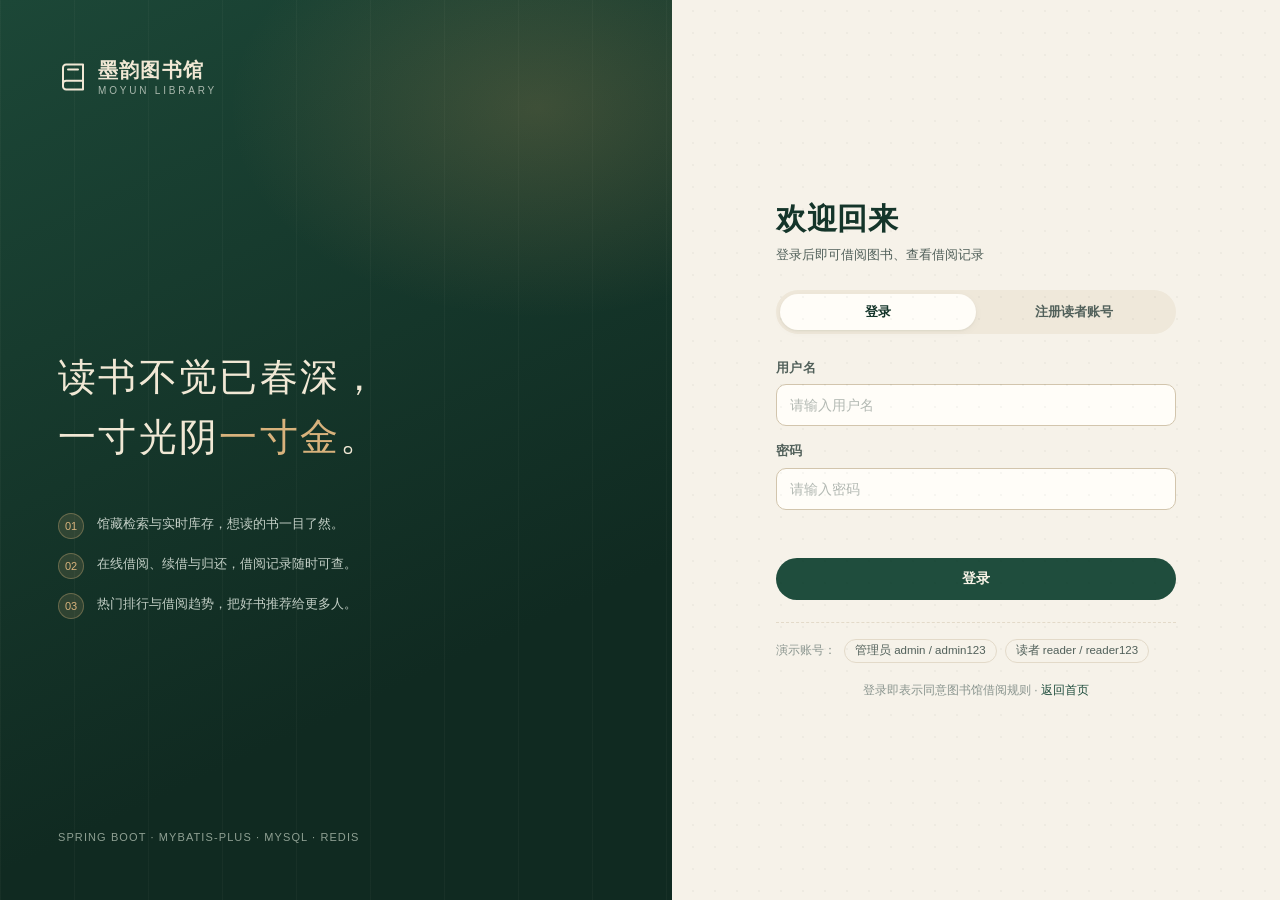
<file: src/main/resources/static/admin.html>
<!DOCTYPE html>
<html lang="zh-CN">
<head>
  <meta charset="UTF-8">
  <meta name="viewport" content="width=device-width, initial-scale=1.0">
  <title>管理后台 · 墨韵图书馆</title>
  <link rel="icon" href="favicon.svg" type="image/svg+xml">
  <link rel="stylesheet" href="css/style.css">
</head>
<body>
  <div class="admin-shell">
    <aside class="sidebar" id="sidebar">
      <a class="brand" href="index.html">
        <svg viewBox="0 0 24 24" fill="none" stroke="currentColor" stroke-width="1.6" stroke-linecap="round" stroke-linejoin="round"><path d="M4 4.5A2.5 2.5 0 0 1 6.5 2H20v20H6.5A2.5 2.5 0 0 1 4 19.5v-15Z"/><path d="M4 17.5A2.5 2.5 0 0 1 6.5 15H20"/><path d="M8 6h8"/></svg>
        <span>墨韵后台<small>LIBRARY ADMIN</small></span>
      </a>

      <div class="side-label">工作台</div>
      <button class="side-link active" type="button" data-panel="dashboard">
        <svg viewBox="0 0 24 24" fill="none" stroke="currentColor" stroke-width="1.7" stroke-linecap="round" stroke-linejoin="round"><rect x="3" y="3" width="7" height="7" rx="1.4"/><rect x="14" y="3" width="7" height="7" rx="1.4"/><rect x="3" y="14" width="7" height="7" rx="1.4"/><rect x="14" y="14" width="7" height="7" rx="1.4"/></svg>
        <span>数据概览</span>
      </button>

      <div class="side-label">馆藏管理</div>
      <button class="side-link" type="button" data-panel="books">
        <svg viewBox="0 0 24 24" fill="none" stroke="currentColor" stroke-width="1.7" stroke-linecap="round" stroke-linejoin="round"><path d="M4 4.5A2.5 2.5 0 0 1 6.5 2H20v20H6.5A2.5 2.5 0 0 1 4 19.5v-15Z"/><path d="M4 17.5A2.5 2.5 0 0 1 6.5 15H20"/></svg>
        <span>图书管理</span>
      </button>
      <button class="side-link" type="button" data-panel="categories">
        <svg viewBox="0 0 24 24" fill="none" stroke="currentColor" stroke-width="1.7" stroke-linecap="round" stroke-linejoin="round"><path d="M3 6.5 12 3l9 3.5-9 3.5-9-3.5Z"/><path d="m3 12 9 3.5 9-3.5M3 17.5 12 21l9-3.5"/></svg>
        <span>分类管理</span>
      </button>

      <div class="side-label">业务管理</div>
      <button class="side-link" type="button" data-panel="borrows">
        <svg viewBox="0 0 24 24" fill="none" stroke="currentColor" stroke-width="1.7" stroke-linecap="round" stroke-linejoin="round"><path d="M4 7h13l-3-3M20 17H7l3 3"/><path d="M4 7l16 10"/></svg>
        <span>借阅管理</span>
      </button>
      <button class="side-link" type="button" data-panel="users">
        <svg viewBox="0 0 24 24" fill="none" stroke="currentColor" stroke-width="1.7" stroke-linecap="round" stroke-linejoin="round"><circle cx="9" cy="8" r="3.4"/><path d="M2.8 20a6.2 6.2 0 0 1 12.4 0"/><path d="M16 5.5a3.4 3.4 0 0 1 0 6.6M18 20a6.2 6.2 0 0 0-2.2-4.8"/></svg>
        <span>读者管理</span>
      </button>

      <div class="sidebar-bottom">
        <a class="side-link" href="index.html">
          <svg viewBox="0 0 24 24" fill="none" stroke="currentColor" stroke-width="1.7" stroke-linecap="round" stroke-linejoin="round"><path d="M3 11.5 12 4l9 7.5"/><path d="M5.5 10v10h13V10"/></svg>
          <span>返回前台</span>
        </a>
        <div class="sidebar-user">
          <div class="avatar admin" id="sideAvatar">管</div>
          <div style="flex:1;min-width:0">
            <div class="u-name" id="sideName">管理员</div>
            <div class="u-role">ADMINISTRATOR</div>
          </div>
          <button class="icon-btn" type="button" id="sideLogout" title="退出登录" style="background:transparent;border-color:rgba(255,255,255,.16);color:#c9d6cb">
            <svg viewBox="0 0 24 24" width="15" height="15" fill="none" stroke="currentColor" stroke-width="1.7" stroke-linecap="round" stroke-linejoin="round"><path d="M9 21H5a2 2 0 0 1-2-2V5a2 2 0 0 1 2-2h4"/><path d="m16 17 5-5-5-5M21 12H9"/></svg>
          </button>
        </div>
      </div>
    </aside>

    <main class="admin-main">
      <div class="admin-head">
        <div style="display:flex;align-items:center;gap:12px">
          <button class="icon-btn sidebar-toggle" type="button" id="sidebarToggle" style="display:none">
            <svg viewBox="0 0 24 24" width="17" height="17" fill="none" stroke="currentColor" stroke-width="1.8" stroke-linecap="round"><path d="M4 7h16M4 12h16M4 17h16"/></svg>
          </button>
          <div>
            <h1 id="panelTitle">数据概览</h1>
            <p id="panelSub">图书馆运行状况一目了然</p>
          </div>
        </div>
        <div style="display:flex;align-items:center;gap:12px">
          <span class="badge green plain" id="todayBadge">—</span>
          <button class="btn btn-ghost btn-sm" type="button" id="refreshBtn">刷新数据</button>
        </div>
      </div>

      <!-- 概览 -->
      <section class="admin-panel active" id="panel-dashboard">
        <div class="stats-grid" id="dashStats">
          <div class="stat-card"><div class="stat-label">馆藏图书</div><div class="stat-value skeleton" style="height:44px;width:76px"></div></div>
          <div class="stat-card blue"><div class="stat-label">当前在借</div><div class="stat-value skeleton" style="height:44px;width:76px"></div></div>
          <div class="stat-card red"><div class="stat-label">逾期未还</div><div class="stat-value skeleton" style="height:44px;width:76px"></div></div>
          <div class="stat-card bronze"><div class="stat-label">注册读者</div><div class="stat-value skeleton" style="height:44px;width:76px"></div></div>
        </div>

        <div class="dash-grid">
          <div class="card card-pad">
            <div style="display:flex;align-items:center;justify-content:space-between;margin-bottom:6px">
              <div><h3 style="font-size:16px">近 7 日借阅趋势</h3><p class="muted" style="font-size:12px">每日新增借阅册数</p></div>
              <span class="badge bronze plain" id="trendTotal">—</span>
            </div>
            <div class="chart" id="trendChart"></div>
          </div>
          <div class="card card-pad">
            <h3 style="font-size:16px">分类馆藏分布</h3>
            <p class="muted" style="font-size:12px;margin-bottom:16px">各分类在架图书种类</p>
            <div class="cat-stat" id="catStats"></div>
          </div>
        </div>

        <div class="card" style="margin-top:20px">
          <div class="card-pad" style="padding-bottom:6px;display:flex;justify-content:space-between;align-items:center">
            <div><h3 style="font-size:16px">热门借阅 Top 10</h3><p class="muted" style="font-size:12px">Redis 排行榜实时统计</p></div>
            <span class="badge green plain">ZSET 排行</span>
          </div>
          <div class="rank-list" id="dashHot"></div>
        </div>
      </section>

      <!-- 图书管理 -->
      <section class="admin-panel" id="panel-books">
        <div class="card admin-table-card">
          <div class="table-toolbar">
            <div class="searchbar">
              <svg viewBox="0 0 24 24" fill="none" stroke="currentColor" stroke-width="1.8" stroke-linecap="round"><circle cx="11" cy="11" r="7"/><path d="m20 20-3.2-3.2"/></svg>
              <input class="input" id="bookKeyword" placeholder="搜索书名 / 作者 / ISBN">
            </div>
            <select class="select" id="bookCategory" style="width:auto"><option value="">全部分类</option></select>
            <select class="select" id="bookStatus" style="width:auto">
              <option value="">全部状态</option>
              <option value="1">在架</option>
              <option value="0">已下架</option>
            </select>
            <div class="spacer"></div>
            <button class="btn btn-sm" type="button" id="addBookBtn">新增图书</button>
          </div>
          <div class="table-wrap">
            <table class="table">
              <thead><tr><th>图书</th><th>分类</th><th>库存</th><th>借阅次数</th><th>馆藏位置</th><th>状态</th><th class="right">操作</th></tr></thead>
              <tbody id="bookRows"></tbody>
            </table>
          </div>
          <div class="admin-foot"><div class="pagination" id="bookPagination"></div></div>
        </div>
      </section>

      <!-- 分类管理 -->
      <section class="admin-panel" id="panel-categories">
        <div class="card admin-table-card">
          <div class="table-toolbar">
            <div><h3 style="font-size:16px">图书分类</h3><p class="muted" style="font-size:12px">分类下仍有图书时不可删除</p></div>
            <div class="spacer"></div>
            <button class="btn btn-sm" type="button" id="addCategoryBtn">新增分类</button>
          </div>
          <div class="table-wrap">
            <table class="table">
              <thead><tr><th>分类名称</th><th>排序</th><th>图书数量</th><th>说明</th><th class="right">操作</th></tr></thead>
              <tbody id="categoryRows"></tbody>
            </table>
          </div>
        </div>
      </section>

      <!-- 借阅管理 -->
      <section class="admin-panel" id="panel-borrows">
        <div class="card admin-table-card">
          <div class="table-toolbar">
            <div class="searchbar">
              <svg viewBox="0 0 24 24" fill="none" stroke="currentColor" stroke-width="1.8" stroke-linecap="round"><circle cx="11" cy="11" r="7"/><path d="m20 20-3.2-3.2"/></svg>
              <input class="input" id="borrowKeyword" placeholder="搜索读者 / 书名 / ISBN">
            </div>
            <select class="select" id="borrowStatus" style="width:auto">
              <option value="">全部记录</option>
              <option value="0">借阅中</option>
              <option value="2">已逾期</option>
              <option value="1">已归还</option>
            </select>
            <div class="spacer"></div>
            <span class="badge bronze plain" id="borrowTotal">—</span>
          </div>
          <div class="table-wrap">
            <table class="table">
              <thead><tr><th>读者</th><th>图书</th><th>借出时间</th><th>应还时间</th><th>续借</th><th>状态</th><th class="right">操作</th></tr></thead>
              <tbody id="borrowRows"></tbody>
            </table>
          </div>
          <div class="admin-foot"><div class="pagination" id="borrowPagination"></div></div>
        </div>
      </section>

      <!-- 读者管理 -->
      <section class="admin-panel" id="panel-users">
        <div class="card admin-table-card">
          <div class="table-toolbar">
            <div class="searchbar">
              <svg viewBox="0 0 24 24" fill="none" stroke="currentColor" stroke-width="1.8" stroke-linecap="round"><circle cx="11" cy="11" r="7"/><path d="m20 20-3.2-3.2"/></svg>
              <input class="input" id="userKeyword" placeholder="搜索用户名 / 昵称">
            </div>
            <select class="select" id="userRole" style="width:auto">
              <option value="">全部角色</option>
              <option value="READER">读者</option>
              <option value="ADMIN">管理员</option>
            </select>
            <select class="select" id="userStatus" style="width:auto">
              <option value="">全部状态</option>
              <option value="1">正常</option>
              <option value="0">已禁用</option>
            </select>
            <div class="spacer"></div>
            <span class="badge green plain" id="userTotal">—</span>
          </div>
          <div class="table-wrap">
            <table class="table">
              <thead><tr><th>用户</th><th>角色</th><th>手机号</th><th>在借 / 逾期</th><th>状态</th><th>注册时间</th><th class="right">操作</th></tr></thead>
              <tbody id="userRows"></tbody>
            </table>
          </div>
          <div class="admin-foot"><div class="pagination" id="userPagination"></div></div>
        </div>
      </section>
    </main>
  </div>

  <!-- 图书表单 -->
  <div class="modal-mask" id="bookModal">
    <div class="modal wide">
      <div class="modal-head"><h3 id="bookModalTitle">新增图书</h3><button class="modal-close" type="button" data-close>✕</button></div>
      <form id="bookForm">
        <div class="modal-body">
          <div class="form-grid">
            <div class="field full"><label for="fTitle">书名 <span class="req">*</span></label><input class="input" id="fTitle" maxlength="80" required></div>
            <div class="field"><label for="fIsbn">ISBN <span class="req">*</span></label><input class="input" id="fIsbn" maxlength="20" placeholder="10-20 位数字 / X / 连字符" required></div>
            <div class="field"><label for="fAuthor">作者 <span class="req">*</span></label><input class="input" id="fAuthor" maxlength="60" required></div>
            <div class="field"><label for="fPublisher">出版社</label><input class="input" id="fPublisher" maxlength="60"></div>
            <div class="field"><label for="fCategory">分类 <span class="req">*</span></label><select class="select" id="fCategory" required></select></div>
            <div class="field"><label for="fTotal">馆藏册数 <span class="req">*</span></label><input class="input" id="fTotal" type="number" min="1" max="999" required></div>
            <div class="field"><label for="fLocation">馆藏位置</label><input class="input" id="fLocation" maxlength="40" placeholder="如 A区-02排-03架"></div>
            <div class="field"><label for="fStatus">上架状态</label>
              <select class="select" id="fStatus"><option value="1">在架可借</option><option value="0">下架</option></select>
            </div>
            <div class="field full"><label for="fDesc">图书简介</label><textarea class="textarea" id="fDesc" maxlength="1000" placeholder="一句话介绍这本书…"></textarea></div>
          </div>
          <div class="form-error" id="bookError"></div>
        </div>
        <div class="modal-foot">
          <button class="btn btn-ghost" type="button" data-close>取消</button>
          <button class="btn" type="submit" id="saveBookBtn">保存图书</button>
        </div>
      </form>
    </div>
  </div>

  <!-- 分类表单 -->
  <div class="modal-mask" id="categoryModal">
    <div class="modal">
      <div class="modal-head"><h3 id="categoryModalTitle">新增分类</h3><button class="modal-close" type="button" data-close>✕</button></div>
      <form id="categoryForm">
        <div class="modal-body">
          <div class="field" style="margin-bottom:14px"><label for="cName">分类名称 <span class="req">*</span></label><input class="input" id="cName" maxlength="20" required></div>
          <div class="field" style="margin-bottom:14px"><label for="cSort">排序值</label><input class="input" id="cSort" type="number" min="0" max="9999" value="0"><div class="form-hint">数值越小越靠前</div></div>
          <div class="field"><label for="cDesc">分类说明</label><textarea class="textarea" id="cDesc" maxlength="200"></textarea></div>
          <div class="form-error" id="categoryError"></div>
        </div>
        <div class="modal-foot">
          <button class="btn btn-ghost" type="button" data-close>取消</button>
          <button class="btn" type="submit" id="saveCategoryBtn">保存分类</button>
        </div>
      </form>
    </div>
  </div>

  <!-- 重置密码 -->
  <div class="modal-mask" id="resetPasswordModal">
    <div class="modal">
      <div class="modal-head"><h3>重置读者密码</h3><button class="modal-close" type="button" data-close>✕</button></div>
      <form id="resetPasswordForm">
        <div class="modal-body">
          <p class="muted" style="font-size:13px;margin-bottom:14px">正在为 <b id="resetTargetName" style="color:var(--ink)">—</b> 设置新密码，重置后该账号的登录状态会立即失效。</p>
          <div class="field"><label for="rNewPassword">新密码 <span class="req">*</span></label><input class="input" id="rNewPassword" type="password" placeholder="6-20 位" autocomplete="new-password" required></div>
          <div class="form-error" id="resetError"></div>
        </div>
        <div class="modal-foot">
          <button class="btn btn-ghost" type="button" data-close>取消</button>
          <button class="btn" type="submit" id="resetPasswordBtn">确认重置</button>
        </div>
      </form>
    </div>
  </div>

  <script src="js/common.js"></script>
  <script src="js/admin.js"></script>
</body>
</html>
</file>
<file: src/main/resources/static/css/style.css>
/* ============================================================
   墨韵图书馆 · 设计系统
   ============================================================ */
:root {
  --paper: #f6f2e9;
  --paper-2: #efe8da;
  --paper-3: #e7ded0;
  --white: #fffdf8;
  --ink: #1d2b26;
  --ink-soft: #51605a;
  --ink-faint: #8a958f;
  --green: #1f4d3d;
  --green-deep: #14352a;
  --green-soft: #e3ede7;
  --bronze: #ad7a3c;
  --bronze-soft: #f4e8d4;
  --red: #b1463b;
  --red-soft: #f8e5e1;
  --blue: #3b5f7a;
  --blue-soft: #e5edf3;
  --line: #e3dac9;
  --line-strong: #d2c5ad;
  --shadow-sm: 0 1px 2px rgba(29, 43, 38, .06), 0 2px 8px rgba(29, 43, 38, .04);
  --shadow-md: 0 8px 24px rgba(29, 43, 38, .08), 0 2px 6px rgba(29, 43, 38, .05);
  --shadow-lg: 0 24px 60px rgba(29, 43, 38, .16);
  --radius: 14px;
  --radius-sm: 10px;
  --radius-lg: 22px;
  --nav-h: 68px;
  --font-serif: "Noto Serif SC", "Songti SC", "STSong", "SimSun", Georgia, serif;
  --font-sans: "PingFang SC", "Microsoft YaHei", "Segoe UI", "Helvetica Neue", Arial, sans-serif;
}

* { box-sizing: border-box; }
html { scroll-behavior: smooth; }
body {
  margin: 0;
  background: var(--paper);
  color: var(--ink);
  font-family: var(--font-sans);
  font-size: 14px;
  line-height: 1.65;
  -webkit-font-smoothing: antialiased;
}
body.modal-open { overflow: hidden; }
a { color: inherit; text-decoration: none; }
button, input, select, textarea { font-family: inherit; font-size: inherit; color: inherit; }
button { cursor: pointer; }
h1, h2, h3, h4 { font-family: var(--font-serif); font-weight: 700; letter-spacing: .02em; margin: 0; line-height: 1.3; }
p { margin: 0; }
::selection { background: var(--green); color: #fff; }

/* 背景纹理 */
body::before {
  content: "";
  position: fixed; inset: 0;
  pointer-events: none;
  background-image: radial-gradient(rgba(29, 43, 38, .035) 1px, transparent 1px);
  background-size: 22px 22px;
  z-index: 0;
}
.page { position: relative; z-index: 1; }

/* ============================================================
   导航
   ============================================================ */
.nav {
  position: sticky; top: 0; z-index: 50;
  height: var(--nav-h);
  background: rgba(246, 242, 233, .86);
  backdrop-filter: blur(14px);
  border-bottom: 1px solid var(--line);
}
.nav-inner {
  max-width: 1180px; margin: 0 auto; height: 100%;
  padding: 0 24px;
  display: flex; align-items: center; gap: 34px;
}
.brand { display: flex; align-items: center; gap: 10px; font-family: var(--font-serif); font-size: 20px; font-weight: 700; letter-spacing: .06em; color: var(--green-deep); }
.brand svg { width: 30px; height: 30px; }
.brand small { font-family: var(--font-sans); font-size: 10px; letter-spacing: .28em; color: var(--ink-faint); font-weight: 500; display: block; margin-top: -4px; }
.nav-links { display: flex; align-items: center; gap: 6px; margin-left: 8px; }
.nav-links a {
  padding: 7px 14px; border-radius: 999px; font-size: 14px; color: var(--ink-soft);
  transition: .18s; white-space: nowrap;
}
.nav-links a:hover { color: var(--green); background: var(--green-soft); }
.nav-links a.active { color: var(--green-deep); background: var(--green-soft); font-weight: 600; }
.nav-right { margin-left: auto; display: flex; align-items: center; gap: 10px; }
.user-chip {
  display: flex; align-items: center; gap: 9px;
  padding: 5px 12px 5px 5px; border-radius: 999px;
  border: 1px solid var(--line); background: var(--white);
  transition: .18s; cursor: pointer; position: relative;
}
.user-chip:hover { border-color: var(--line-strong); box-shadow: var(--shadow-sm); }
.avatar {
  width: 30px; height: 30px; border-radius: 50%;
  display: grid; place-items: center;
  background: var(--green); color: #f3ead8;
  font-family: var(--font-serif); font-size: 14px; font-weight: 700;
  flex: none;
}
.avatar.admin { background: var(--bronze); }
.user-chip .u-name { font-size: 13px; font-weight: 600; line-height: 1.1; }
.user-chip .u-role { font-size: 10px; color: var(--ink-faint); letter-spacing: .1em; }
.user-menu {
  position: absolute; top: calc(100% + 10px); right: 0; min-width: 168px;
  background: var(--white); border: 1px solid var(--line); border-radius: 12px;
  box-shadow: var(--shadow-md); padding: 6px; display: none; z-index: 60;
}
.user-menu.show { display: block; }
.user-menu a, .user-menu button {
  display: flex; width: 100%; align-items: center; gap: 8px;
  padding: 9px 11px; border: 0; background: none; border-radius: 8px;
  font-size: 13px; color: var(--ink-soft); text-align: left;
}
.user-menu a:hover, .user-menu button:hover { background: var(--paper-2); color: var(--ink); }
.user-menu .divider { height: 1px; background: var(--line); margin: 5px 4px; }

/* ============================================================
   通用布局
   ============================================================ */
.wrap { max-width: 1180px; margin: 0 auto; padding: 0 24px; }
.section { padding: 64px 0; }
.section-sm { padding: 40px 0; }
.section-head { display: flex; align-items: flex-end; justify-content: space-between; gap: 20px; margin-bottom: 26px; }
.eyebrow {
  display: inline-flex; align-items: center; gap: 8px;
  font-size: 11px; letter-spacing: .28em; text-transform: uppercase;
  color: var(--bronze); font-weight: 700; margin-bottom: 10px;
}
.eyebrow::before { content: ""; width: 22px; height: 1px; background: var(--bronze); }
.section-title { font-size: 30px; color: var(--green-deep); }
.section-sub { color: var(--ink-soft); margin-top: 6px; font-size: 14px; }
.link-more { color: var(--green); font-size: 13px; font-weight: 600; display: inline-flex; align-items: center; gap: 5px; white-space: nowrap; }
.link-more:hover { gap: 9px; }
.muted { color: var(--ink-faint); }
.divider-line { height: 1px; background: var(--line); border: 0; margin: 0; }
.footer {
  border-top: 1px solid var(--line); margin-top: 40px;
  padding: 34px 0 44px; color: var(--ink-faint); font-size: 12px;
}
.footer-inner { display: flex; justify-content: space-between; align-items: center; gap: 20px; flex-wrap: wrap; }
.footer .brand { font-size: 15px; }

/* ============================================================
   按钮
   ============================================================ */
.btn {
  display: inline-flex; align-items: center; justify-content: center; gap: 7px;
  height: 42px; padding: 0 20px; border-radius: 999px;
  border: 1px solid transparent; background: var(--green); color: #f7f2e6;
  font-size: 14px; font-weight: 600; letter-spacing: .02em;
  transition: .18s; white-space: nowrap; user-select: none;
}
.btn:hover { background: var(--green-deep); transform: translateY(-1px); box-shadow: 0 6px 16px rgba(20, 53, 42, .2); }
.btn:active { transform: translateY(0); }
.btn:disabled { opacity: .45; cursor: not-allowed; transform: none; box-shadow: none; }
.btn svg { width: 16px; height: 16px; }
.btn-ghost { background: transparent; border-color: var(--line-strong); color: var(--ink); }
.btn-ghost:hover { background: var(--white); border-color: var(--ink-faint); box-shadow: var(--shadow-sm); }
.btn-light { background: var(--white); color: var(--green-deep); border-color: var(--line); }
.btn-light:hover { background: var(--green-soft); }
.btn-bronze { background: var(--bronze); }
.btn-bronze:hover { background: #93672f; }
.btn-danger { background: var(--red); }
.btn-danger:hover { background: #8f342b; box-shadow: 0 6px 16px rgba(177, 70, 59, .25); }
.btn-danger-ghost { background: transparent; border-color: #e3bdb6; color: var(--red); }
.btn-danger-ghost:hover { background: var(--red-soft); }
.btn-sm { height: 32px; padding: 0 13px; font-size: 12.5px; }
.btn-xs { height: 27px; padding: 0 10px; font-size: 12px; border-radius: 8px; }
.btn-block { width: 100%; }
.btn-group { display: flex; gap: 8px; flex-wrap: wrap; }
.icon-btn {
  width: 34px; height: 34px; display: grid; place-items: center;
  border: 1px solid var(--line); border-radius: 10px; background: var(--white); color: var(--ink-soft);
  transition: .16s;
}
.icon-btn:hover { color: var(--green); border-color: var(--line-strong); }

/* ============================================================
   卡片 / 统计
   ============================================================ */
.card {
  background: var(--white); border: 1px solid var(--line);
  border-radius: var(--radius); box-shadow: var(--shadow-sm);
}
.card-pad { padding: 24px; }
.card-hover { transition: .2s; }
.card-hover:hover { transform: translateY(-3px); box-shadow: var(--shadow-md); border-color: var(--line-strong); }

.stats-grid { display: grid; grid-template-columns: repeat(4, 1fr); gap: 16px; }
.stat-card {
  background: var(--white); border: 1px solid var(--line); border-radius: var(--radius);
  padding: 20px 22px; position: relative; overflow: hidden;
}
.stat-card::after {
  content: ""; position: absolute; right: -26px; bottom: -30px;
  width: 92px; height: 92px; border-radius: 50%; background: var(--green-soft); opacity: .6;
}
.stat-card.bronze::after { background: var(--bronze-soft); }
.stat-card.red::after { background: var(--red-soft); }
.stat-card.blue::after { background: var(--blue-soft); }
.stat-label { font-size: 12px; color: var(--ink-soft); letter-spacing: .06em; display: flex; align-items: center; gap: 7px; }
.stat-value { font-family: var(--font-serif); font-size: 38px; font-weight: 700; color: var(--green-deep); line-height: 1.15; margin-top: 8px; }
.stat-value small { font-size: 14px; font-family: var(--font-sans); color: var(--ink-faint); font-weight: 400; margin-left: 4px; }
.stat-foot { font-size: 11.5px; color: var(--ink-faint); margin-top: 4px; position: relative; z-index: 1; }

/* ============================================================
   徽标 / 标签
   ============================================================ */
.badge {
  display: inline-flex; align-items: center; gap: 5px;
  height: 23px; padding: 0 9px; border-radius: 999px;
  font-size: 11.5px; font-weight: 600; letter-spacing: .02em; white-space: nowrap;
  background: var(--paper-2); color: var(--ink-soft);
}
.badge::before { content: ""; width: 5px; height: 5px; border-radius: 50%; background: currentColor; opacity: .75; }
.badge.green { background: var(--green-soft); color: var(--green); }
.badge.bronze { background: var(--bronze-soft); color: var(--bronze); }
.badge.red { background: var(--red-soft); color: var(--red); }
.badge.blue { background: var(--blue-soft); color: var(--blue); }
.badge.gray { background: #eeebe4; color: var(--ink-faint); }
.badge.plain::before { display: none; }
.tag {
  display: inline-flex; align-items: center; height: 24px; padding: 0 10px;
  border: 1px solid var(--line); border-radius: 999px;
  font-size: 11.5px; color: var(--ink-soft); background: var(--paper);
}

/* ============================================================
   Hero
   ============================================================ */
.hero { position: relative; padding: 66px 0 56px; overflow: hidden; }
.hero::before {
  content: ""; position: absolute; inset: 0;
  background:
    radial-gradient(600px 320px at 82% 18%, rgba(173, 122, 60, .13), transparent 70%),
    radial-gradient(520px 300px at 12% 78%, rgba(31, 77, 61, .1), transparent 70%);
  pointer-events: none;
}
.hero-grid { display: grid; grid-template-columns: 1.15fr .85fr; gap: 54px; align-items: center; position: relative; }
.hero h1 { font-size: clamp(38px, 5vw, 58px); line-height: 1.18; color: var(--green-deep); letter-spacing: .03em; }
.hero h1 em { font-style: normal; color: var(--bronze); position: relative; }
.hero h1 em::after {
  content: ""; position: absolute; left: 2%; right: 2%; bottom: 4px; height: 8px;
  background: var(--bronze-soft); z-index: -1; border-radius: 4px;
}
.hero-desc { margin-top: 20px; color: var(--ink-soft); font-size: 15.5px; max-width: 480px; }
.hero-actions { display: flex; gap: 12px; margin-top: 30px; flex-wrap: wrap; }
.hero-meta { display: flex; gap: 26px; margin-top: 34px; flex-wrap: wrap; }
.hero-meta div { font-size: 12px; color: var(--ink-faint); }
.hero-meta b { display: block; font-family: var(--font-serif); font-size: 20px; color: var(--ink); }

.hero-book {
  position: relative; justify-self: end; width: 100%; max-width: 380px;
  transform: rotate(1.5deg);
}
.hero-book .quote-card {
  background: linear-gradient(160deg, #214d3d, #14352a 70%);
  color: #f2e9d6; border-radius: 6px 18px 18px 6px;
  padding: 34px 30px 28px 38px; box-shadow: var(--shadow-lg);
  position: relative; overflow: hidden;
}
.hero-book .quote-card::before {
  content: ""; position: absolute; left: 0; top: 0; bottom: 0; width: 9px;
  background: linear-gradient(180deg, #c9975a, #8d6229);
}
.hero-book .quote-card::after {
  content: "❝"; position: absolute; right: 18px; top: 4px;
  font-size: 90px; font-family: Georgia, serif; color: rgba(242, 233, 214, .1); line-height: 1;
}
.quote-label { font-size: 10px; letter-spacing: .32em; color: #cdb48c; text-transform: uppercase; }
.quote-text { font-family: var(--font-serif); font-size: 22px; line-height: 1.75; margin-top: 16px; letter-spacing: .04em; }
.quote-from { margin-top: 18px; font-size: 12px; color: #bfa87f; }
.quote-book { margin-top: 22px; padding-top: 16px; border-top: 1px solid rgba(242, 233, 214, .16); display: flex; align-items: center; gap: 12px; }
.quote-book .mini-cover { width: 34px; height: 46px; border-radius: 3px; background: linear-gradient(135deg, #c9975a, #8d6229); display: grid; place-items: center; font-family: var(--font-serif); font-size: 15px; color: #fff8ea; }
.quote-book b { display: block; font-family: var(--font-serif); font-size: 14px; letter-spacing: .05em; }
.quote-book span { font-size: 11px; color: #bfa87f; }
.hero-stamp {
  position: absolute; right: -14px; top: -18px;
  width: 74px; height: 74px; border-radius: 50%;
  border: 1px solid rgba(173, 122, 60, .45); color: var(--bronze);
  display: grid; place-items: center; text-align: center;
  font-family: var(--font-serif); font-size: 11px; line-height: 1.35; letter-spacing: .12em;
  background: rgba(246, 242, 233, .85); transform: rotate(9deg);
}

/* ============================================================
   图书封面 / 卡片
   ============================================================ */
.book-grid { display: grid; grid-template-columns: repeat(4, 1fr); gap: 20px; }
.book-card {
  background: var(--white); border: 1px solid var(--line); border-radius: var(--radius);
  padding: 18px; display: flex; flex-direction: column; gap: 13px;
  transition: .2s; position: relative;
}
.book-card:hover { transform: translateY(-4px); box-shadow: var(--shadow-md); border-color: var(--line-strong); }
.book-top { display: flex; gap: 14px; }
.book-cover {
  width: 66px; height: 92px; border-radius: 4px 8px 8px 4px; flex: none;
  background: linear-gradient(140deg, var(--c1, #2d5545), var(--c2, #14352a));
  position: relative; overflow: hidden;
  display: flex; align-items: center; justify-content: center;
  box-shadow: 3px 4px 10px rgba(29, 43, 38, .18);
}
.book-cover::before { content: ""; position: absolute; left: 0; top: 0; bottom: 0; width: 5px; background: rgba(0, 0, 0, .22); }
.book-cover::after { content: ""; position: absolute; inset: 0; background: linear-gradient(120deg, rgba(255, 255, 255, .14), transparent 45%); }
.book-cover span {
  font-family: var(--font-serif); color: rgba(255, 250, 238, .95);
  font-size: 18px; writing-mode: vertical-rl; letter-spacing: .18em;
  text-shadow: 0 1px 2px rgba(0, 0, 0, .25); max-height: 76px; overflow: hidden;
}
.book-cover.lg { width: 92px; height: 130px; }
.book-cover.lg span { font-size: 22px; max-height: 108px; }
.book-cover.xs { width: 34px; height: 48px; border-radius: 3px 5px 5px 3px; }
.book-cover.xs span { font-size: 11px; letter-spacing: .05em; max-height: 40px; }
.book-info { min-width: 0; flex: 1; }
.book-cat { font-size: 10.5px; letter-spacing: .16em; color: var(--bronze); font-weight: 700; text-transform: uppercase; }
.book-title {
  font-family: var(--font-serif); font-size: 16.5px; font-weight: 700; line-height: 1.4;
  margin-top: 5px; color: var(--ink);
  display: -webkit-box; -webkit-line-clamp: 2; -webkit-box-orient: vertical; overflow: hidden;
}
.book-author { font-size: 12px; color: var(--ink-faint); margin-top: 5px; white-space: nowrap; overflow: hidden; text-overflow: ellipsis; }
.book-desc {
  font-size: 12px; color: var(--ink-soft); line-height: 1.7; min-height: 40px;
  display: -webkit-box; -webkit-line-clamp: 2; -webkit-box-orient: vertical; overflow: hidden;
}
.book-bottom { display: flex; align-items: center; justify-content: space-between; gap: 8px; padding-top: 12px; border-top: 1px dashed var(--line); margin-top: auto; }
.book-stock { font-size: 11.5px; color: var(--ink-faint); }
.book-stock b { color: var(--green); font-size: 13px; }
.book-stock.none b { color: var(--red); }

/* 排行榜 */
.rank-layout { display: grid; grid-template-columns: 1.4fr .9fr; gap: 22px; align-items: start; }
.rank-list { display: flex; flex-direction: column; }
.rank-item {
  display: flex; align-items: center; gap: 14px; padding: 13px 20px;
  border-bottom: 1px solid var(--line); transition: .16s; cursor: pointer;
}
.rank-item:last-child { border-bottom: 0; }
.rank-item:hover { background: var(--paper); }
.rank-no {
  width: 26px; text-align: center; font-family: var(--font-serif); font-size: 17px;
  font-weight: 700; color: var(--ink-faint); flex: none;
}
.rank-item:nth-child(1) .rank-no { color: var(--bronze); font-size: 21px; }
.rank-item:nth-child(2) .rank-no { color: #8d9b94; }
.rank-item:nth-child(3) .rank-no { color: #a97b52; }
.rank-main { flex: 1; min-width: 0; }
.rank-title { font-family: var(--font-serif); font-size: 14.5px; font-weight: 700; white-space: nowrap; overflow: hidden; text-overflow: ellipsis; }
.rank-meta { font-size: 11px; color: var(--ink-faint); margin-top: 1px; }
.rank-bar { width: 120px; height: 5px; background: var(--paper-2); border-radius: 99px; overflow: hidden; flex: none; }
.rank-bar i { display: block; height: 100%; background: linear-gradient(90deg, #c9975a, var(--bronze)); border-radius: 99px; }
.rank-count { width: 54px; text-align: right; font-size: 12px; color: var(--ink-soft); flex: none; }
.rank-count b { font-family: var(--font-serif); font-size: 14px; color: var(--ink); }

/* ============================================================
   表单
   ============================================================ */
.field { display: flex; flex-direction: column; gap: 6px; }
.field label { font-size: 12.5px; font-weight: 600; color: var(--ink-soft); letter-spacing: .02em; }
.field label .req { color: var(--red); margin-left: 2px; }
.input, .select, .textarea {
  width: 100%; height: 42px; padding: 0 13px;
  border: 1px solid var(--line-strong); border-radius: var(--radius-sm);
  background: var(--white); color: var(--ink);
  transition: .16s; outline: none;
}
.textarea { height: auto; min-height: 86px; padding: 10px 13px; resize: vertical; line-height: 1.6; }
.input::placeholder, .textarea::placeholder { color: #b3b9b3; }
.input:focus, .select:focus, .textarea:focus { border-color: var(--green); box-shadow: 0 0 0 3px rgba(31, 77, 61, .12); }
.select {
  appearance: none; padding-right: 32px; cursor: pointer;
  background-image: url("data:image/svg+xml,%3Csvg xmlns='http://www.w3.org/2000/svg' width='12' height='8' viewBox='0 0 12 8'%3E%3Cpath d='M1 1l5 5 5-5' fill='none' stroke='%2351605a' stroke-width='1.6' stroke-linecap='round'/%3E%3C/svg%3E");
  background-repeat: no-repeat; background-position: right 13px center;
}
.form-grid { display: grid; grid-template-columns: 1fr 1fr; gap: 16px; }
.form-grid .full { grid-column: 1 / -1; }
.form-hint { font-size: 11px; color: var(--ink-faint); }
.form-error { font-size: 12px; color: var(--red); min-height: 18px; }

.searchbar { position: relative; flex: 1; min-width: 200px; }
.searchbar .input { padding-left: 38px; }
.searchbar svg { position: absolute; left: 13px; top: 50%; transform: translateY(-50%); width: 16px; height: 16px; color: var(--ink-faint); pointer-events: none; }

/* ============================================================
   工具条 / 分页
   ============================================================ */
.toolbar { display: flex; align-items: center; gap: 10px; flex-wrap: wrap; margin-bottom: 18px; }
.toolbar .select { width: auto; min-width: 120px; }
.tabs { display: flex; gap: 4px; border-bottom: 1px solid var(--line); margin-bottom: 20px; overflow-x: auto; overflow-y: hidden; scrollbar-width: none; }
.tabs::-webkit-scrollbar { display: none; }
.tab {
  padding: 10px 16px; border: 0; background: none; color: var(--ink-soft);
  font-size: 13.5px; font-weight: 600; position: relative; white-space: nowrap;
}
.tab:hover { color: var(--green); }
.tab.active { color: var(--green-deep); }
.tab.active::after { content: ""; position: absolute; left: 12px; right: 12px; bottom: -1px; height: 2px; background: var(--green); border-radius: 2px; }
.tab .count { font-size: 11px; color: var(--ink-faint); margin-left: 4px; }

.pagination { display: flex; align-items: center; justify-content: center; gap: 6px; margin-top: 26px; flex-wrap: wrap; }
.page-btn {
  min-width: 34px; height: 34px; padding: 0 10px; border-radius: 9px;
  border: 1px solid var(--line); background: var(--white); color: var(--ink-soft);
  font-size: 13px; display: inline-flex; align-items: center; justify-content: center; gap: 4px;
}
.page-btn:hover:not(:disabled) { border-color: var(--green); color: var(--green); }
.page-btn.active { background: var(--green); border-color: var(--green); color: #f7f2e6; font-weight: 600; }
.page-btn:disabled { opacity: .4; cursor: not-allowed; }
.page-info { font-size: 12px; color: var(--ink-faint); margin: 0 8px; }

/* ============================================================
   表格
   ============================================================ */
.table-wrap { overflow-x: auto; }
.table { width: 100%; border-collapse: collapse; font-size: 13px; }
.table th {
  text-align: left; padding: 11px 14px; font-size: 11.5px; letter-spacing: .08em;
  color: var(--ink-faint); font-weight: 600; text-transform: uppercase;
  border-bottom: 1px solid var(--line); white-space: nowrap; background: var(--paper);
}
.table td { padding: 13px 14px; border-bottom: 1px solid var(--line); vertical-align: middle; }
.table tbody tr:last-child td { border-bottom: 0; }
.table tbody tr:hover { background: rgba(239, 232, 218, .45); }
.table .book-cell { display: flex; align-items: center; gap: 11px; min-width: 190px; }
.table .book-cell b { font-family: var(--font-serif); font-size: 13.5px; font-weight: 700; display: block; line-height: 1.35; }
.table .book-cell span { font-size: 11px; color: var(--ink-faint); }
.table .num { font-variant-numeric: tabular-nums; }
.table-actions { display: flex; gap: 6px; justify-content: flex-end; flex-wrap: nowrap; }
.table .right { text-align: right; }

/* ============================================================
   弹窗 / Toast
   ============================================================ */
.modal-mask {
  position: fixed; inset: 0; z-index: 100;
  background: rgba(20, 30, 26, .45); backdrop-filter: blur(3px);
  display: none; align-items: center; justify-content: center; padding: 24px;
}
.modal-mask.show { display: flex; animation: fadeIn .16s ease; }
.modal {
  width: 100%; max-width: 520px; max-height: calc(100vh - 48px); overflow-y: auto;
  background: var(--white); border-radius: var(--radius-lg); box-shadow: var(--shadow-lg);
  border: 1px solid var(--line); animation: popIn .2s cubic-bezier(.2, .9, .3, 1.2);
}
.modal.wide { max-width: 660px; }
.modal-head { display: flex; align-items: center; justify-content: space-between; padding: 22px 26px 0; }
.modal-head h3 { font-size: 20px; color: var(--green-deep); }
.modal-close { width: 30px; height: 30px; border: 0; background: var(--paper-2); border-radius: 50%; color: var(--ink-soft); display: grid; place-items: center; font-size: 16px; }
.modal-close:hover { background: var(--paper-3); color: var(--ink); }
.modal-body { padding: 20px 26px 24px; }
.modal-foot { display: flex; justify-content: flex-end; gap: 10px; padding: 0 26px 24px; }
@keyframes fadeIn { from { opacity: 0; } }
@keyframes popIn { from { opacity: 0; transform: translateY(12px) scale(.98); } }

.toast-wrap { position: fixed; top: 84px; left: 50%; transform: translateX(-50%); z-index: 200; display: flex; flex-direction: column; gap: 8px; align-items: center; pointer-events: none; }
.toast {
  display: flex; align-items: center; gap: 9px;
  background: var(--green-deep); color: #f4eddf; padding: 11px 18px;
  border-radius: 999px; font-size: 13px; box-shadow: var(--shadow-md);
  animation: toastIn .22s ease; max-width: 90vw;
}
.toast.error { background: #7f2f27; }
.toast.warn { background: #7a5525; }
.toast.out { animation: toastOut .2s ease forwards; }
@keyframes toastIn { from { opacity: 0; transform: translateY(-10px); } }
@keyframes toastOut { to { opacity: 0; transform: translateY(-8px); } }

/* ============================================================
   空状态 / 骨架
   ============================================================ */
.empty { text-align: center; padding: 54px 20px; color: var(--ink-faint); }
.empty .empty-icon {
  width: 58px; height: 58px; margin: 0 auto 14px; border-radius: 50%;
  background: var(--paper-2); display: grid; place-items: center; color: var(--ink-faint);
}
.empty .empty-icon svg { width: 26px; height: 26px; }
.empty h4 { font-size: 15px; color: var(--ink-soft); margin-bottom: 4px; }
.empty p { font-size: 12.5px; }
.skeleton { background: linear-gradient(90deg, var(--paper-2) 25%, #f4eee2 50%, var(--paper-2) 75%); background-size: 200% 100%; animation: shimmer 1.3s infinite; border-radius: 6px; }
@keyframes shimmer { to { background-position: -200% 0; } }

/* ============================================================
   登录页
   ============================================================ */
.auth-page { min-height: 100vh; display: grid; grid-template-columns: 1.05fr .95fr; }
.auth-visual {
  position: relative; overflow: hidden; padding: 54px 58px;
  background: linear-gradient(155deg, #1c4737, #102a21 72%);
  color: #f1e8d5; display: flex; flex-direction: column; justify-content: space-between;
}
.auth-visual::before {
  content: ""; position: absolute; inset: 0;
  background:
    radial-gradient(440px 300px at 80% 12%, rgba(201, 151, 90, .22), transparent 70%),
    repeating-linear-gradient(90deg, rgba(241, 232, 213, .035) 0 1px, transparent 1px 74px);
}
.auth-visual > * { position: relative; z-index: 1; }
.auth-visual .brand { color: #f1e8d5; }
.auth-visual .brand small { color: #a9b8ad; }
.auth-quote { font-family: var(--font-serif); font-size: clamp(26px, 3vw, 40px); line-height: 1.55; letter-spacing: .06em; margin-top: 40px; }
.auth-quote .hl { color: #d8b27c; }
.auth-feats { display: flex; flex-direction: column; gap: 14px; margin-top: 46px; }
.auth-feat { display: flex; gap: 13px; align-items: flex-start; font-size: 13px; color: #c3cfc6; }
.auth-feat .dot { width: 26px; height: 26px; border-radius: 50%; background: rgba(216, 178, 124, .14); border: 1px solid rgba(216, 178, 124, .35); color: #d8b27c; display: grid; place-items: center; flex: none; font-size: 11px; }
.auth-foot { font-size: 11px; color: #8fa093; letter-spacing: .1em; }
.auth-panel { display: flex; align-items: center; justify-content: center; padding: 40px 24px; background: var(--paper); }
.auth-card { width: 100%; max-width: 400px; }
.auth-card h2 { font-size: 30px; color: var(--green-deep); }
.auth-card .sub { color: var(--ink-soft); font-size: 13px; margin: 6px 0 24px; }
.auth-switch { display: flex; background: var(--paper-2); border-radius: 999px; padding: 4px; margin-bottom: 24px; }
.auth-switch button { flex: 1; height: 36px; border: 0; background: none; border-radius: 999px; font-size: 13px; font-weight: 600; color: var(--ink-soft); }
.auth-switch button.active { background: var(--white); color: var(--green-deep); box-shadow: var(--shadow-sm); }
.auth-form { display: flex; flex-direction: column; gap: 15px; }
.auth-hint { text-align: center; font-size: 12px; color: var(--ink-faint); margin-top: 18px; }
.demo-accounts { margin-top: 22px; border-top: 1px dashed var(--line); padding-top: 16px; display: flex; gap: 8px; flex-wrap: wrap; }
.demo-accounts .tag { cursor: pointer; }
.demo-accounts .tag:hover { border-color: var(--green); color: var(--green); }

/* ============================================================
   我的借阅
   ============================================================ */
.profile-card { text-align: center; padding: 30px 24px; position: sticky; top: 90px; }
.profile-avatar {
  width: 74px; height: 74px; border-radius: 50%; margin: 0 auto 14px;
  background: var(--green); color: #f6edda; display: grid; place-items: center;
  font-family: var(--font-serif); font-size: 30px; font-weight: 700;
  box-shadow: 0 0 0 6px var(--green-soft);
}
.profile-name { font-family: var(--font-serif); font-size: 19px; font-weight: 700; }
.profile-sub { font-size: 12px; color: var(--ink-faint); margin-top: 2px; }
.profile-meta { margin-top: 18px; border-top: 1px dashed var(--line); padding-top: 16px; display: flex; flex-direction: column; gap: 9px; font-size: 12.5px; }
.profile-meta div { display: flex; justify-content: space-between; }
.profile-meta span { color: var(--ink-faint); }
.profile-actions { display: flex; flex-direction: column; gap: 8px; margin-top: 20px; }

.borrow-card { display: flex; gap: 16px; padding: 18px 20px; border-bottom: 1px solid var(--line); }
.borrow-card:last-child { border-bottom: 0; }
.borrow-main { flex: 1; min-width: 0; }
.borrow-title { font-family: var(--font-serif); font-size: 16px; font-weight: 700; display: flex; align-items: center; gap: 9px; flex-wrap: wrap; }
.borrow-meta { font-size: 12px; color: var(--ink-faint); margin-top: 3px; }
.borrow-dates { display: flex; gap: 22px; margin-top: 12px; flex-wrap: wrap; }
.borrow-dates div { font-size: 11px; color: var(--ink-faint); }
.borrow-dates b { display: block; font-size: 12.5px; color: var(--ink-soft); font-weight: 600; font-variant-numeric: tabular-nums; }
.borrow-dates b.warn { color: var(--bronze); }
.borrow-dates b.danger { color: var(--red); }
.borrow-actions { display: flex; flex-direction: column; gap: 7px; justify-content: center; flex: none; }

/* ============================================================
   管理后台
   ============================================================ */
.admin-shell { display: grid; grid-template-columns: 228px 1fr; min-height: 100vh; }
.sidebar {
  background: linear-gradient(180deg, #16382d, #10291f);
  color: #d8e0d8; padding: 22px 16px; display: flex; flex-direction: column;
  position: sticky; top: 0; height: 100vh;
}
.sidebar .brand { color: #f0e7d4; padding: 0 8px 20px; font-size: 18px; border-bottom: 1px solid rgba(255, 255, 255, .08); margin-bottom: 18px; }
.sidebar .brand small { color: #8fa596; }
.side-label { font-size: 10px; letter-spacing: .22em; color: #7d9385; padding: 14px 10px 6px; }
.side-link {
  display: flex; align-items: center; gap: 11px; padding: 10px 12px; border-radius: 9px;
  color: #b9c8bc; font-size: 13.5px; border: 0; background: none; width: 100%; text-align: left;
  transition: .16s; margin-bottom: 2px;
}
.side-link svg { width: 17px; height: 17px; opacity: .8; }
.side-link:hover { background: rgba(255, 255, 255, .06); color: #f0e7d4; }
.side-link.active { background: rgba(216, 178, 124, .16); color: #f0e7d4; font-weight: 600; }
.side-link.active svg { opacity: 1; color: #d8b27c; }
.sidebar-bottom { margin-top: auto; border-top: 1px solid rgba(255, 255, 255, .08); padding-top: 14px; }
.sidebar-user { display: flex; align-items: center; gap: 10px; padding: 8px; }
.sidebar-user .u-name { font-size: 13px; color: #e8e0cd; font-weight: 600; }
.sidebar-user .u-role { font-size: 10px; color: #8fa596; letter-spacing: .1em; }
.admin-main { min-width: 0; padding: 26px 30px 50px; }
.admin-head { display: flex; align-items: center; justify-content: space-between; gap: 20px; margin-bottom: 22px; flex-wrap: wrap; }
.admin-head h1 { font-size: 26px; color: var(--green-deep); }
.admin-head p { font-size: 12.5px; color: var(--ink-faint); margin-top: 3px; }
.admin-panel { display: none; }
.admin-panel.active { display: block; animation: fadeIn .2s; }

.dash-grid { display: grid; grid-template-columns: 1.5fr 1fr; gap: 20px; margin-top: 20px; align-items: start; }
.chart { display: flex; align-items: flex-end; gap: 14px; height: 180px; padding: 10px 4px 0; }
.chart-col { flex: 1; display: flex; flex-direction: column; align-items: center; gap: 8px; height: 100%; justify-content: flex-end; }
.chart-bar { width: 100%; max-width: 46px; background: linear-gradient(180deg, #47715f, var(--green)); border-radius: 5px 5px 2px 2px; min-height: 3px; position: relative; transition: .3s; }
.chart-bar:hover { background: linear-gradient(180deg, #c9975a, var(--bronze)); }
.chart-bar .val { position: absolute; top: -20px; left: 50%; transform: translateX(-50%); font-size: 11px; color: var(--ink-soft); font-variant-numeric: tabular-nums; }
.chart-label { font-size: 11px; color: var(--ink-faint); white-space: nowrap; }

.cat-stat { display: flex; flex-direction: column; gap: 13px; }
.cat-row { display: flex; align-items: center; gap: 10px; font-size: 12.5px; }
.cat-row .name { width: 64px; flex: none; color: var(--ink-soft); }
.cat-row .track { flex: 1; height: 6px; background: var(--paper-2); border-radius: 99px; overflow: hidden; }
.cat-row .track i { display: block; height: 100%; background: var(--bronze); border-radius: 99px; opacity: .8; }
.cat-row .val { width: 28px; text-align: right; color: var(--ink-faint); font-variant-numeric: tabular-nums; }

.admin-table-card { padding: 6px 0 0; }
.admin-table-card .table th { background: var(--paper); }
.table-toolbar { display: flex; align-items: center; gap: 10px; padding: 16px 18px; flex-wrap: wrap; }
.table-toolbar .searchbar { max-width: 260px; }
.table-toolbar .spacer { flex: 1; }
.admin-foot { padding: 16px 18px; }

/* ============================================================
   响应式
   ============================================================ */
@media (max-width: 1024px) {
  .book-grid { grid-template-columns: repeat(3, 1fr); }
  .hero-grid { gap: 30px; }
  .rank-layout { grid-template-columns: 1fr; }
  .dash-grid { grid-template-columns: 1fr; }
  .admin-shell { grid-template-columns: 196px 1fr; }
  .admin-main { padding: 22px 20px 40px; }
}
@media (max-width: 860px) {
  .nav-links { display: none; }
  .hero { padding: 44px 0 36px; }
  .hero-grid { grid-template-columns: 1fr; }
  .hero-book { display: none; }
  .stats-grid { grid-template-columns: repeat(2, 1fr); }
  .book-grid { grid-template-columns: repeat(2, 1fr); }
  .section { padding: 44px 0; }
  .section-title { font-size: 24px; }
  .auth-page { grid-template-columns: 1fr; }
  .auth-visual { display: none; }
  .form-grid { grid-template-columns: 1fr; }
  .admin-shell { grid-template-columns: 1fr; }
  .sidebar { position: fixed; inset: 0 auto 0 0; width: 228px; z-index: 80; transform: translateX(-100%); transition: .22s; height: 100vh; }
  .sidebar.open { transform: none; box-shadow: var(--shadow-lg); }
  .sidebar-toggle { display: inline-flex !important; }
}
@media (max-width: 560px) {
  .wrap { padding: 0 16px; }
  .book-grid { grid-template-columns: 1fr; }
  .stats-grid { grid-template-columns: 1fr 1fr; gap: 10px; }
  .stat-card { padding: 16px; }
  .stat-value { font-size: 30px; }
  .rank-bar { display: none; }
  .borrow-card { flex-direction: column; }
  .borrow-actions { flex-direction: row; }
  .hero h1 { font-size: 36px; }
  .admin-main { padding: 18px 14px 40px; }
  .toolbar .select, .toolbar .searchbar { width: 100%; }
  .table-toolbar { padding: 12px; }
  .section-head { flex-direction: column; align-items: flex-start; gap: 4px; }
  .nav-inner { padding: 0 16px; gap: 12px; }
  .user-chip .u-meta { display: none; }
}

/* 按钮加载态 */
.btn-spin {
  display: inline-block;
  width: 14px;
  height: 14px;
  margin-right: 7px;
  vertical-align: -2px;
  border: 2px solid rgba(255, 255, 255, .45);
  border-top-color: #fff;
  border-radius: 50%;
  animation: libSpin .7s linear infinite;
}
.btn-ghost .btn-spin,
.btn-light .btn-spin,
.btn-danger-ghost .btn-spin,
.btn-bronze .btn-spin {
  border-color: rgba(31, 77, 61, .22);
  border-top-color: currentColor;
}
@keyframes libSpin { to { transform: rotate(360deg); } }
</file>
